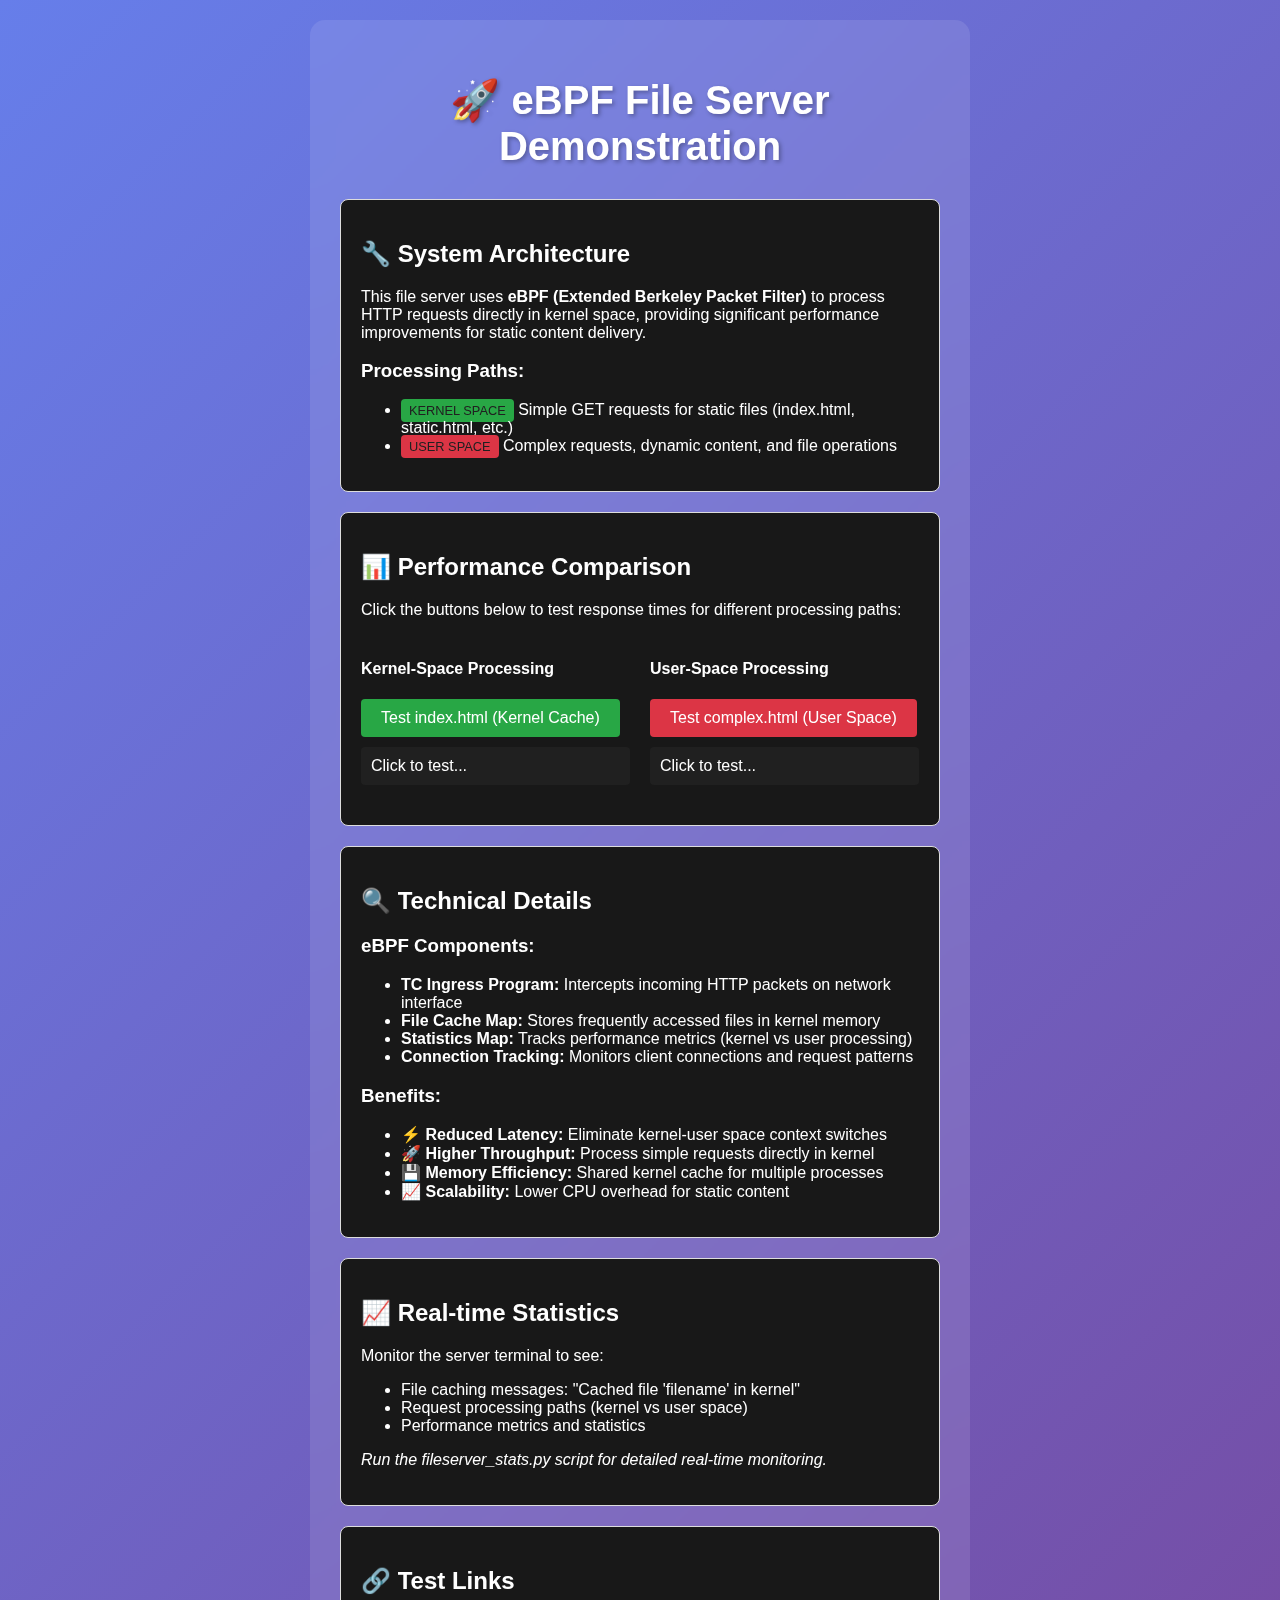
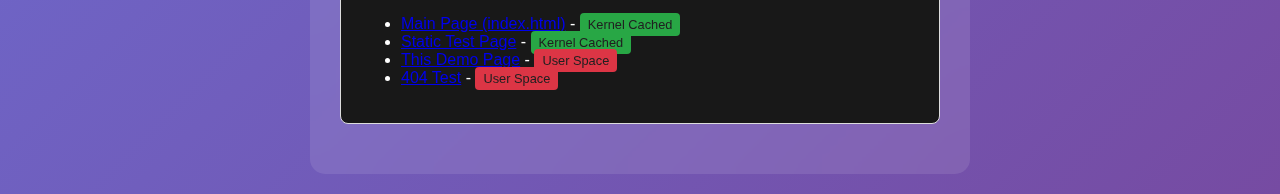
<file: src/www/demo.html>
<!DOCTYPE html>
<html lang="en">
<head>
    <meta charset="UTF-8">
    <meta name="viewport" content="width=device-width, initial-scale=1.0">
    <title>eBPF File Server Demonstration</title>
    <link rel="stylesheet" href="style.css">
    <style>
        .demo-section {
            margin: 20px 0;
            padding: 20px;
            border: 1px solid #ddd;
            border-radius: 8px;
            background: #181818;
        }
        .kernel-badge {
            background: #28a745;
            color: rgb(32, 32, 32);
            padding: 4px 8px;
            border-radius: 4px;
            font-size: 0.8em;
        }
        .user-badge {
            background: #dc3545;
            color: rgb(32, 32, 32);
            padding: 4px 8px;
            border-radius: 4px;
            font-size: 0.8em;
        }
        .performance-test {
            display: grid;
            grid-template-columns: 1fr 1fr;
            gap: 20px;
            margin: 20px 0;
        }
        .test-button {
            padding: 10px 20px;
            border: none;
            border-radius: 4px;
            cursor: pointer;
            font-size: 16px;
        }
        .kernel-test {
            background: #28a745;
            color: white;
        }
        .user-test {
            background: #dc3545;
            color: white;
        }
        .results {
            margin-top: 10px;
            padding: 10px;
            background: rgb(32, 32, 32);
            border-radius: 4px;
        }
    </style>
</head>
<body>
    <div class="container">
        <h1>🚀 eBPF File Server Demonstration</h1>
        
        <div class="demo-section">
            <h2>🔧 System Architecture</h2>
            <p>This file server uses <strong>eBPF (Extended Berkeley Packet Filter)</strong> to process HTTP requests 
            directly in kernel space, providing significant performance improvements for static content delivery.</p>
            
            <h3>Processing Paths:</h3>
            <ul>
                <li><span class="kernel-badge">KERNEL SPACE</span> Simple GET requests for static files (index.html, static.html, etc.)</li>
                <li><span class="user-badge">USER SPACE</span> Complex requests, dynamic content, and file operations</li>
            </ul>
        </div>

        <div class="demo-section">
            <h2>📊 Performance Comparison</h2>
            <p>Click the buttons below to test response times for different processing paths:</p>
            
            <div class="performance-test">
                <div>
                    <h4>Kernel-Space Processing</h4>
                    <button class="test-button kernel-test" onclick="testKernelPath()">
                        Test index.html (Kernel Cache)
                    </button>
                    <div id="kernel-results" class="results">Click to test...</div>
                </div>
                
                <div>
                    <h4>User-Space Processing</h4>
                    <button class="test-button user-test" onclick="testUserPath()">
                        Test complex.html (User Space)
                    </button>
                    <div id="user-results" class="results">Click to test...</div>
                </div>
            </div>
        </div>

        <div class="demo-section">
            <h2>🔍 Technical Details</h2>
            <h3>eBPF Components:</h3>
            <ul>
                <li><strong>TC Ingress Program:</strong> Intercepts incoming HTTP packets on network interface</li>
                <li><strong>File Cache Map:</strong> Stores frequently accessed files in kernel memory</li>
                <li><strong>Statistics Map:</strong> Tracks performance metrics (kernel vs user processing)</li>
                <li><strong>Connection Tracking:</strong> Monitors client connections and request patterns</li>
            </ul>
            
            <h3>Benefits:</h3>
            <ul>
                <li>⚡ <strong>Reduced Latency:</strong> Eliminate kernel-user space context switches</li>
                <li>🚀 <strong>Higher Throughput:</strong> Process simple requests directly in kernel</li>
                <li>💾 <strong>Memory Efficiency:</strong> Shared kernel cache for multiple processes</li>
                <li>📈 <strong>Scalability:</strong> Lower CPU overhead for static content</li>
            </ul>
        </div>

        <div class="demo-section">
            <h2>📈 Real-time Statistics</h2>
            <p>Monitor the server terminal to see:</p>
            <ul>
                <li>File caching messages: "Cached file 'filename' in kernel"</li>
                <li>Request processing paths (kernel vs user space)</li>
                <li>Performance metrics and statistics</li>
            </ul>
            <p><em>Run the fileserver_stats.py script for detailed real-time monitoring.</em></p>
        </div>

        <div class="demo-section">
            <h2>🔗 Test Links</h2>
            <ul>
                <li><a href="/">Main Page (index.html)</a> - <span class="kernel-badge">Kernel Cached</span></li>
                <li><a href="/static.html">Static Test Page</a> - <span class="kernel-badge">Kernel Cached</span></li>
                <li><a href="/demo.html">This Demo Page</a> - <span class="user-badge">User Space</span></li>
                <li><a href="/nonexistent.html">404 Test</a> - <span class="user-badge">User Space</span></li>
            </ul>
        </div>
    </div>

    <script>
        async function testKernelPath() {
            const resultsDiv = document.getElementById('kernel-results');
            resultsDiv.innerHTML = 'Testing...';
            
            const startTime = performance.now();
            try {
                const response = await fetch('/');
                const endTime = performance.now();
                const responseTime = (endTime - startTime).toFixed(2);
                
                resultsDiv.innerHTML = `
                    ✅ Response Time: ${responseTime}ms<br>
                    Status: ${response.status}<br>
                    Processing: <span class="kernel-badge">KERNEL SPACE</span>
                `;
            } catch (error) {
                resultsDiv.innerHTML = `❌ Error: ${error.message}`;
            }
        }

        async function testUserPath() {
            const resultsDiv = document.getElementById('user-results');
            resultsDiv.innerHTML = 'Testing...';
            
            const startTime = performance.now();
            try {
                const response = await fetch('/nonexistent.html');
                const endTime = performance.now();
                const responseTime = (endTime - startTime).toFixed(2);
                
                resultsDiv.innerHTML = `
                    ✅ Response Time: ${responseTime}ms<br>
                    Status: ${response.status}<br>
                    Processing: <span class="user-badge">USER SPACE</span>
                `;
            } catch (error) {
                resultsDiv.innerHTML = `❌ Error: ${error.message}`;
            }
        }

        // Auto-refresh demonstration
        setInterval(() => {
            const timestamp = new Date().toLocaleTimeString();
            console.log(`eBPF File Server Demo - ${timestamp}`);
        }, 5000);
    </script>
</body>
</html>
</file>
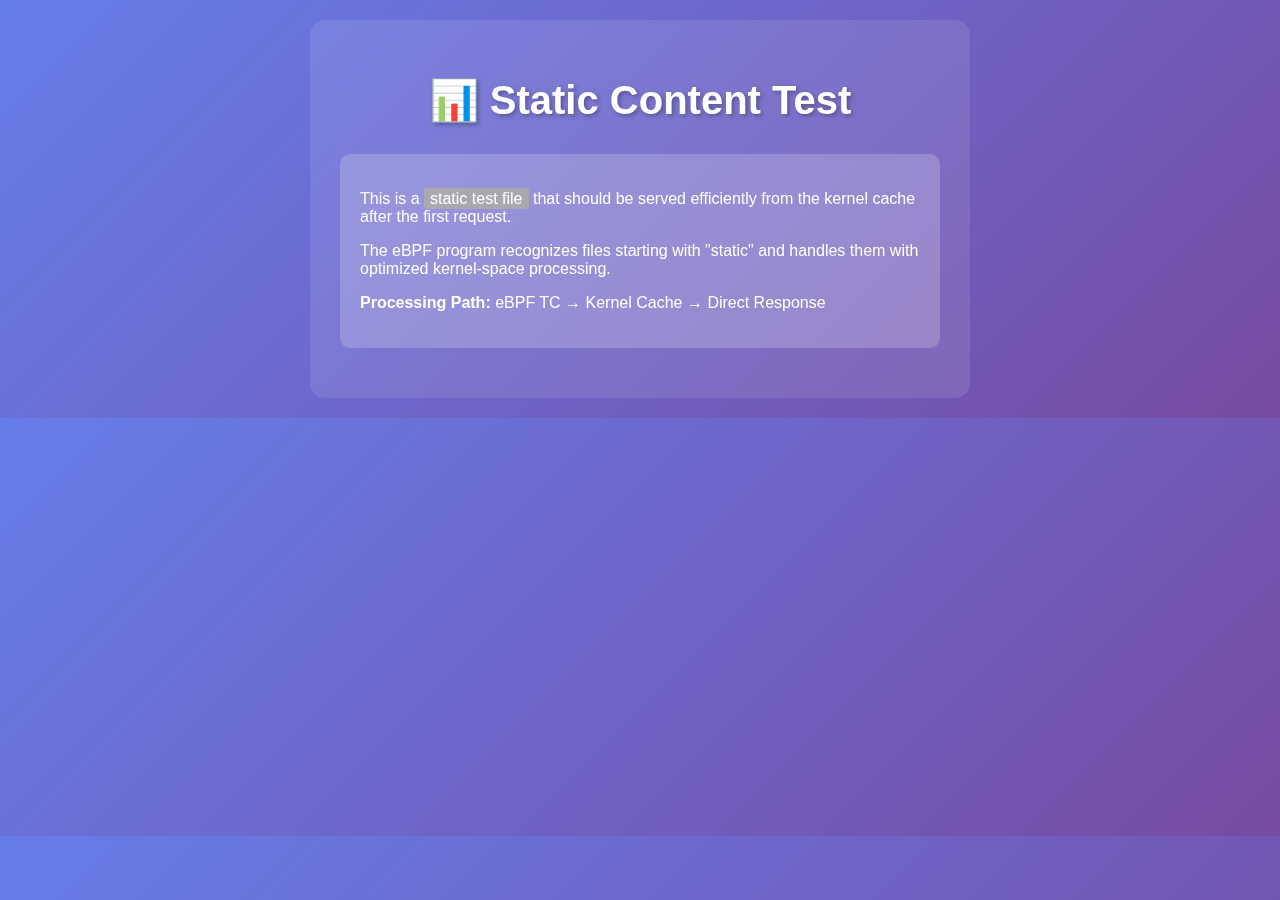
<file: src/www/static.html>
<!DOCTYPE html>
<html>
<head>
    <title>Test Page - Static Content</title>
    <link rel="stylesheet" href="style.css">
</head>
<body>
    <div class="container">
        <h1>📊 Static Content Test</h1>
        <div class="info">
            <p>This is a <span class="highlight">static test file</span> that should be served 
            efficiently from the kernel cache after the first request.</p>
            
            <p>The eBPF program recognizes files starting with "static" and handles them 
            with optimized kernel-space processing.</p>
            
            <p><strong>Processing Path:</strong> eBPF TC → Kernel Cache → Direct Response</p>
        </div>
    </div>
</body>
</html>
</file>
<file: src/www/style.css>
body {
    font-family: 'Arial', sans-serif;
    background: linear-gradient(135deg, #667eea 0%, #764ba2 100%);
    color: white;
    margin: 0;
    padding: 20px;
}

.container {
    max-width: 600px;
    margin: 0 auto;
    background: rgba(255,255,255,0.1);
    padding: 30px;
    border-radius: 15px;
    backdrop-filter: blur(10px);
}

h1 {
    text-align: center;
    font-size: 2.5em;
    margin-bottom: 30px;
    text-shadow: 2px 2px 4px rgba(0,0,0,0.3);
}

.info {
    background: rgba(255,255,255,0.2);
    padding: 20px;
    border-radius: 10px;
    margin: 20px 0;
}

.highlight {
    background: rgba(255,255,0,0.2);
    padding: 2px 6px;
    border-radius: 3px;
}
</file>
